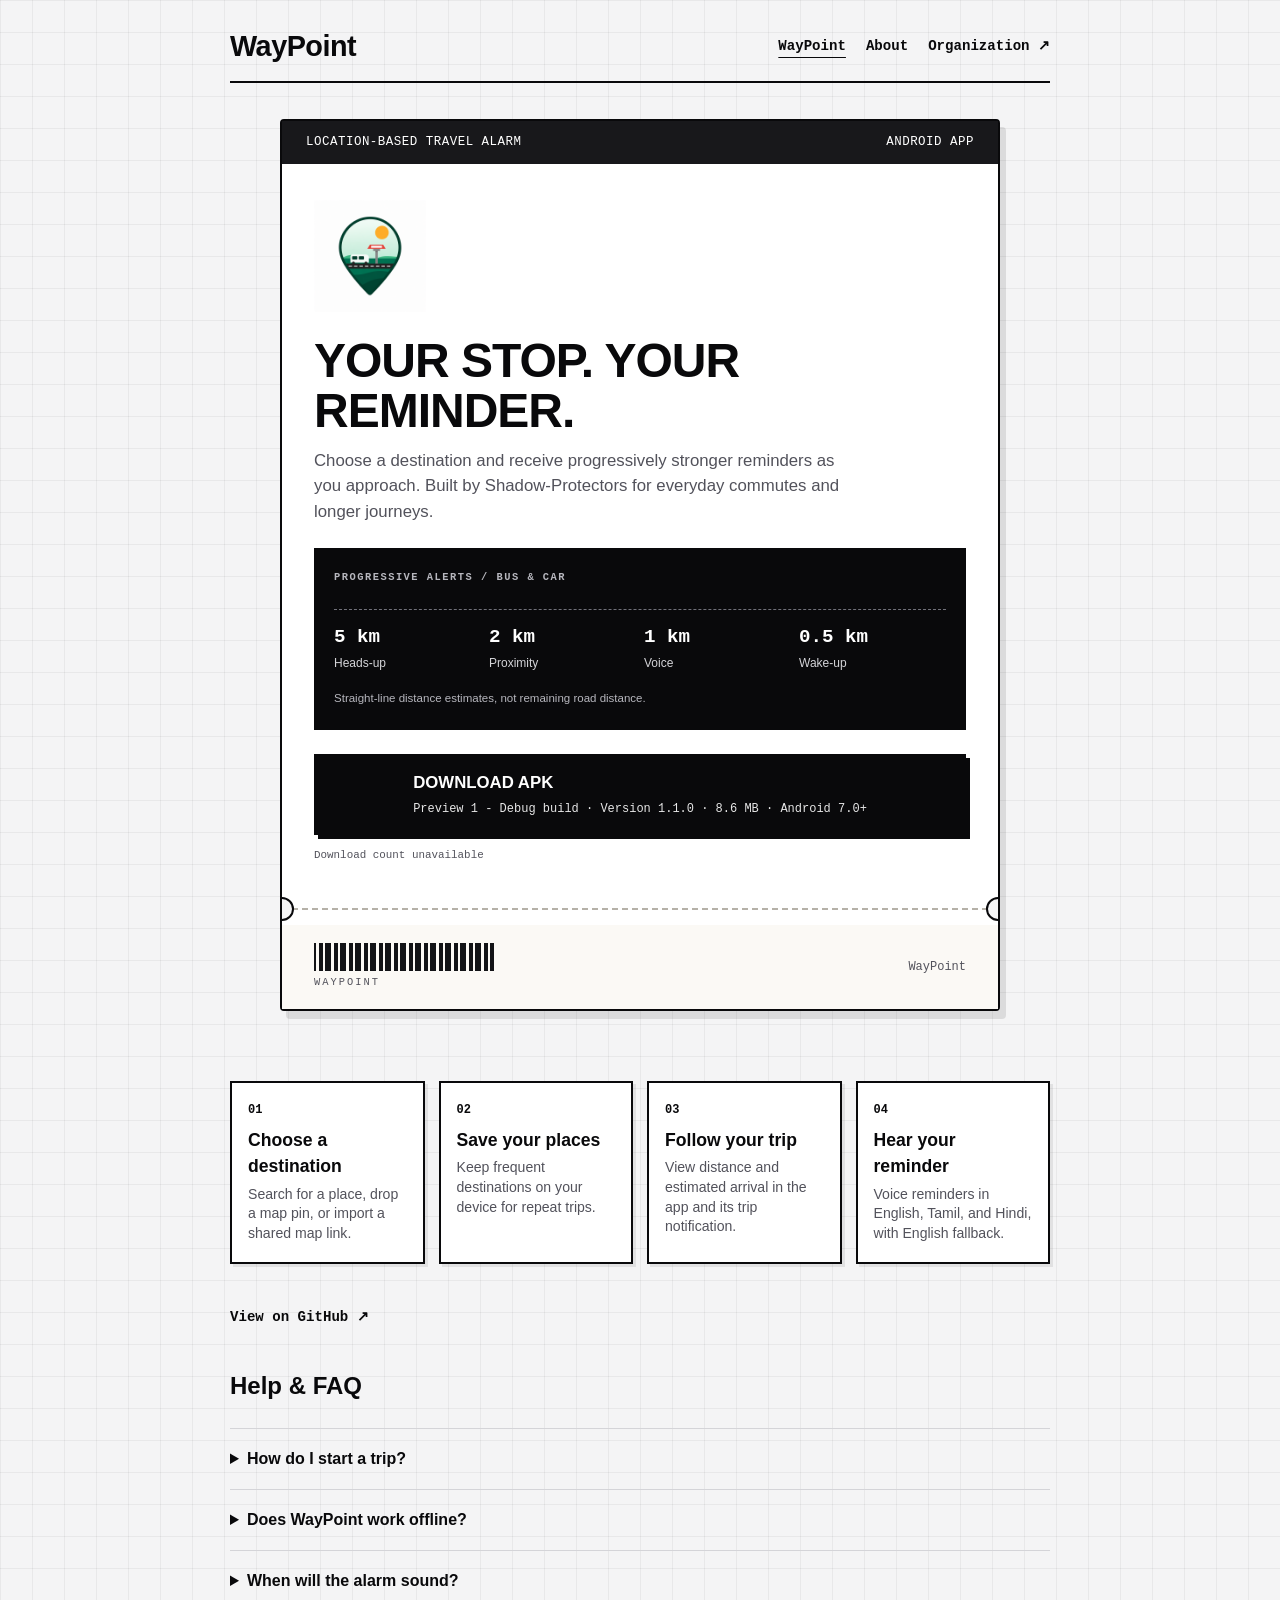
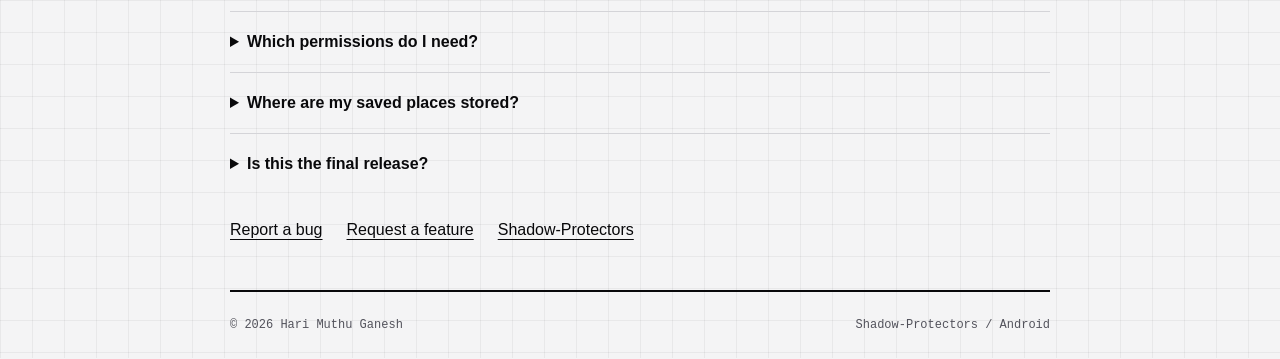
<file: index.html>
<!doctype html>
<html lang="en">

<head>
    <meta charset="utf-8">
    <meta name="viewport" content="width=device-width, initial-scale=1">
    <meta name="description"
        content="Spend less time watching the map. WayPoint brings progressive destination reminders to Android journeys.">
    <title>WayPoint &dash Destination travel alarm</title>
    <link rel="icon" href="assets/waypoint/logo.png">
    <meta property="og:title" content="WayPoint - Your stop. Your reminder.">
    <meta property="og:description" content="Progressive destination reminders for Android journeys.">
    <meta property="og:type" content="website">
    <meta property="og:url" content="https://shadow-protectors.github.io/">
    <meta property="og:image" content="https://shadow-protectors.github.io/assets/waypoint/logo.png">
    <link rel="canonical" href="https://shadow-protectors.github.io/">
    <link rel="stylesheet" href="page/style.css">
    <script src="page/projects.js" defer></script>
    <script src="page/portfolio.js" defer></script>
</head>

<body><a class="skip-link" href="#main">Skip to content</a>
    <div class="page-frame">
        <header class="masthead"><a class="brand-title brand-home" href="index.html"
                aria-label="WayPoint home">WayPoint</a>
            <nav class="masthead-nav" aria-label="Main navigation"><a href="index.html" class="nav-text-link"
                    aria-current="page">WayPoint</a><a href="about.html" class="nav-text-link">About</a><a
                    class="nav-text-link organization-link" hidden>Organization &nearr;</a></nav>
        </header>
        <main id="main" class="project-detail">
            <div id="project-content" data-project="waypoint"></div>
            <noscript>
                <section class="portfolio-intro"><img src="assets/waypoint/logo.png" width="96" height="96"
                        alt="WayPoint logo">
                    <h1>WayPoint</h1>
                    <p>Choose your destination. Get reminders as you approach.</p>
                    <p>Android 7.0 and later. Current download: debug preview.</p><a
                        href="https://github.com/Shadow-Protectors/Shadow-Protectors.github.io/releases/download/waypoint-v1.1.0-preview.1/WayPoint-v1.1.0-debug.apk">Download
                        debug preview</a>
                </section>
            </noscript>
        </main>
        <footer class="footer"><span>&copy; 2026 Hari Muthu Ganesh</span><span>Shadow-Protectors / Android</span>
        </footer>
    </div>
</body>

</html>
</file>
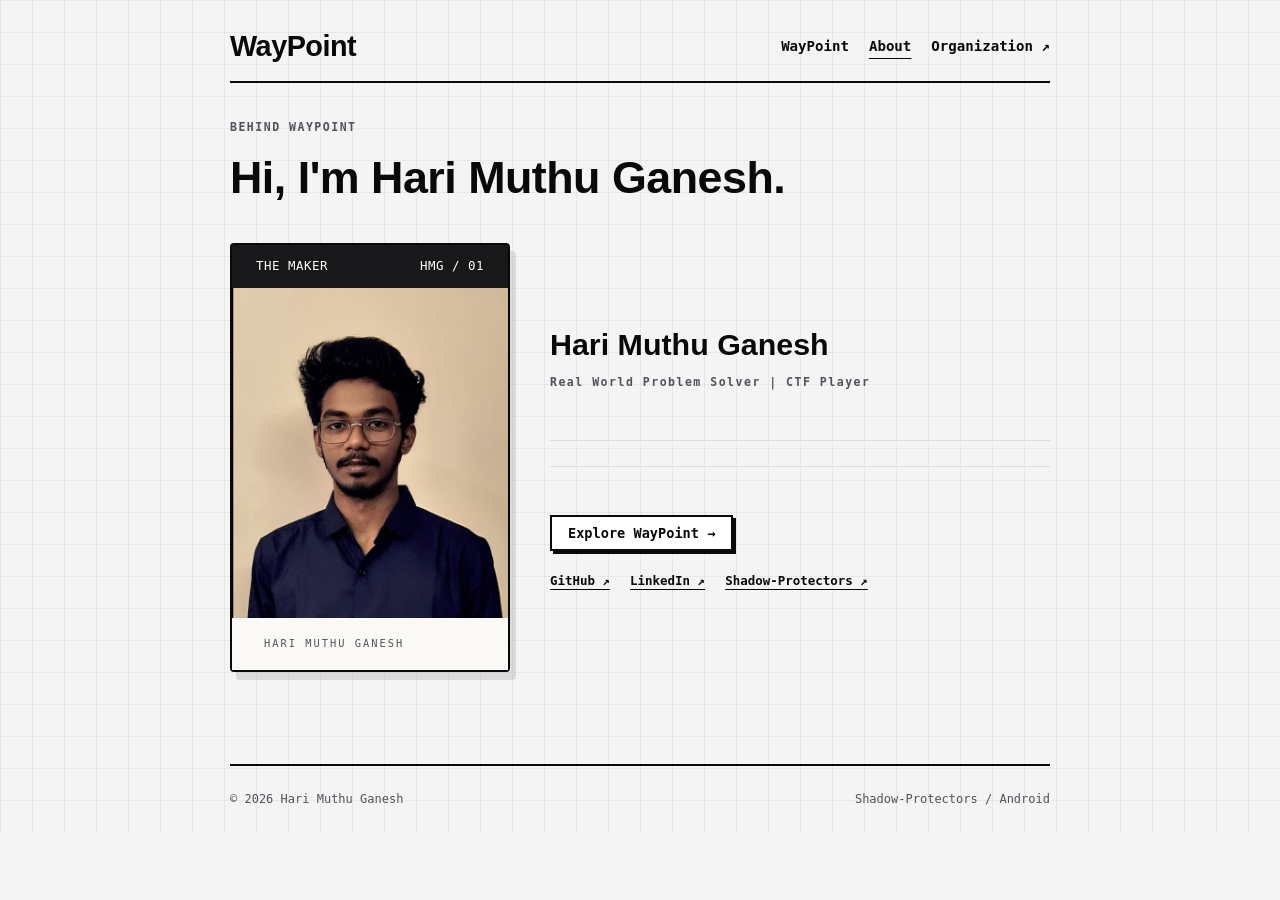
<file: about.html>
<!doctype html>
<html lang="en">

<head>
    <meta charset="utf-8">
    <meta name="viewport" content="width=device-width, initial-scale=1">
    <meta name="description" content="Projects and Android apps by Hari Muthu Ganesh.">
    <title>About | HMG</title>
    <link rel="stylesheet" href="page/style.css">
    <script src="page/projects.js" defer></script>
    <script src="page/portfolio.js" defer></script>
</head>

<body><a class="skip-link" href="#main">Skip to content</a>
    <div class="page-frame">
        <header class="masthead"><a class="brand-title brand-home" href="index.html" aria-label="WayPoint home">WayPoint</a>
            <nav class="masthead-nav" aria-label="Main navigation"><a href="index.html"
                    class="nav-text-link">WayPoint</a><a href="about.html" class="nav-text-link"
                    aria-current="page">About</a><a class="nav-text-link organization-link" hidden>Organization
                    &nearr;</a></nav>
        </header>
        <main id="main" class="about-page">
            <p class="eyebrow">BEHIND WAYPOINT</p>
            <h1 id="profile-greeting" class="about-main-title">Hi, I'm Hari Muthu Ganesh.</h1>
            <section class="profile-layout">
                <div class="ticket profile-ticket">
                    <div class="ticket-head"><span>THE MAKER</span><span>HMG / 01</span></div><img class="profile-photo"
                        src="assets/devs/hari.jpeg" alt="Hari Muthu Ganesh">
                    <div class="ticket-stub"><span class="barcode-number">HARI MUTHU GANESH</span></div>
                </div>
                <div class="profile-copy">
                    <h2 id="profile-name">Hari Muthu Ganesh</h2>
                    <p id="profile-role" class="eyebrow">Real World Problem Solver | CTF Player</p>
                    <p id="profile-bio" class="bio-space"></p><a href="index.html" class="nav-download-btn">Explore WayPoint &rarr;</a>
                    <div class="profile-socials"><a class="personal-github-link" hidden>GitHub &nearr;</a><a
                            class="linkedin-link" hidden>LinkedIn &nearr;</a><a class="organization-link"
                            hidden>Shadow-Protectors &nearr;</a></div>
                </div>
            </section>
        </main>
        <footer class="footer"><span>&copy; 2026 Hari Muthu Ganesh</span><span>Shadow-Protectors / Android</span>
        </footer>
    </div>
</body>

</html>
</file>
<file: page/style.css>
/* ==========================================================================
   THE TICKET & KIOSK DESIGN SYSTEM
   Concise, Clean, Industrial Editorial
   ========================================================================== */

:root {
    /* Tactile Paper & System Colors (Monochrome Gray & White) */
    --paper-bg: #f4f4f5;
    --paper-card: #ffffff;
    --paper-border: #d4d4d8;
    
    --ink-black: #09090b;
    --ink-dim: #52525b;
    --ink-faint: #71717a;
    
    --kiosk-orange: #09090b;
    --kiosk-orange-soft: #e4e4e7;
    --kiosk-accent: #18181b;
    
    --grid-line: rgba(0, 0, 0, 0.05);
    
    /* Typography */
    --font-display: 'Space Grotesk', -apple-system, sans-serif;
    --font-mono: 'Space Mono', monospace;
    --font-sans: 'Work Sans', sans-serif;
}

/* ==========================================================================
   RESET & FOUNDATIONS
   ========================================================================== */
*, *::before, *::after {
    margin: 0;
    padding: 0;
    box-sizing: border-box;
}

html {
    background-color: var(--paper-bg);
    scroll-behavior: smooth;
}

body {
    background-color: var(--paper-bg);
    color: var(--ink-black);
    font-family: var(--font-sans);
    line-height: 1.5;
    -webkit-font-smoothing: antialiased;
    background-image: 
        linear-gradient(to right, var(--grid-line) 1px, transparent 1px),
        linear-gradient(to bottom, var(--grid-line) 1px, transparent 1px);
    background-size: 32px 32px;
}

.page-frame {
    max-width: 860px;
    margin: 0 auto;
    padding: 0 20px;
}

/* ==========================================================================
   MASTHEAD / NAVIGATION
   ========================================================================== */
.masthead {
    display: flex;
    justify-content: space-between;
    align-items: center;
    padding: 32px 0 20px;
    border-bottom: 2px solid var(--ink-black);
}

.brand-title {
    font-family: var(--font-display);
    font-size: 1.8rem;
    font-weight: 700;
    letter-spacing: -0.5px;
    line-height: 1;
}

.brand-title span {
    color: var(--kiosk-orange);
}

.masthead-nav {
    display: flex;
    align-items: center;
    gap: 20px;
}

.nav-text-link {
    font-family: var(--font-mono);
    font-size: 0.88rem;
    font-weight: 700;
    text-decoration: none;
    color: var(--ink-black);
    transition: color 0.15s ease;
}

.nav-text-link:hover {
    color: var(--kiosk-orange);
}

.nav-download-btn {
    font-family: var(--font-mono);
    font-size: 0.85rem;
    font-weight: 700;
    text-decoration: none;
    color: var(--ink-black);
    border: 2px solid var(--ink-black);
    padding: 8px 16px;
    background: #ffffff;
    box-shadow: 3px 3px 0px var(--ink-black);
    transition: all 0.15s ease;
}

.nav-download-btn:hover {
    transform: translate(-2px, -2px);
    box-shadow: 5px 5px 0px var(--ink-black);
    background: var(--kiosk-orange-soft);
}

.nav-download-btn:active {
    transform: translate(2px, 2px);
    box-shadow: 1px 1px 0px var(--ink-black);
}

/* ==========================================================================
   TICKET HERO SECTION
   ========================================================================== */
.ticket-hero-section {
    padding: 36px 0 40px;
}

.ticket-container {
    max-width: 720px;
    margin: 0 auto;
}

.ticket {
    background: var(--paper-card);
    border: 2px solid var(--ink-black);
    box-shadow: 6px 8px 0px rgba(0, 0, 0, 0.1);
    position: relative;
    border-radius: 4px;
}

.ticket-head {
    background: var(--kiosk-accent);
    color: #ffffff;
    padding: 12px 24px;
    display: flex;
    justify-content: space-between;
    align-items: center;
    font-family: var(--font-mono);
    font-size: 0.78rem;
    letter-spacing: 0.5px;
}

.kiosk-stamp {
    color: var(--kiosk-orange);
    font-weight: 700;
}

.ticket-body {
    padding: 36px 32px 28px;
}

.ticket-title {
    font-family: var(--font-display);
    font-size: clamp(2rem, 4.5vw, 3rem);
    font-weight: 700;
    letter-spacing: -1px;
    line-height: 1.05;
    margin-bottom: 12px;
}

.ticket-desc {
    font-size: 1.05rem;
    color: var(--ink-dim);
    line-height: 1.5;
    max-width: 540px;
    margin-bottom: 24px;
}

/* ==========================================================================
   OTP KIOSK DISPLAY & SLIDE ANIMATIONS
   ========================================================================== */
.otp-kiosk-display {
    background: #09090b;
    border: 2px solid #27272a;
    border-radius: 6px;
    padding: 18px 20px;
    margin-bottom: 24px;
}

.kiosk-screen-header {
    display: flex;
    justify-content: space-between;
    font-family: var(--font-mono);
    font-size: 0.72rem;
    color: #a1a1aa;
    margin-bottom: 12px;
}

.screen-indicator {
    color: #ffffff;
    font-weight: 700;
    transition: opacity 0.2s ease;
}

.screen-indicator.pulse {
    opacity: 0.2;
}

.otp-digits {
    display: flex;
    gap: 10px;
    justify-content: center;
}

.otp-digits span {
    font-family: var(--font-mono);
    font-size: 1.8rem;
    font-weight: 700;
    color: #ffffff;
    background: #18181b;
    border: 1px solid #27272a;
    border-radius: 4px;
    width: 44px;
    height: 52px;
    display: flex;
    align-items: center;
    justify-content: center;
    overflow: hidden;
    position: relative;
    box-shadow: 0 4px 12px rgba(0, 0, 0, 0.2);
}

.digit-slide {
    display: inline-block;
    transition: transform 0.18s cubic-bezier(0.16, 1, 0.3, 1), opacity 0.14s ease;
    will-change: transform, opacity;
}

.digit-slide.slide-out {
    transform: translateY(-24px);
    opacity: 0;
}

.digit-slide.slide-in-prep {
    transform: translateY(24px);
    opacity: 0;
    transition: none;
}

.digit-slide.slide-in-active {
    transform: translateY(0);
    opacity: 1;
}

/* ==========================================================================
   PRIMARY ACTION BUTTON
   ========================================================================== */
.ticket-actions {
    display: flex;
}

.ticket-btn-primary {
    width: 100%;
    background: var(--kiosk-orange);
    color: #ffffff;
    text-decoration: none;
    border: 2px solid var(--ink-black);
    padding: 14px 20px;
    display: flex;
    align-items: center;
    justify-content: center;
    gap: 14px;
    box-shadow: 4px 4px 0px var(--ink-black);
    transition: all 0.12s ease;
}

.ticket-btn-primary:hover {
    transform: translate(-2px, -2px);
    box-shadow: 6px 6px 0px var(--ink-black);
    background: #27272a;
}

.ticket-btn-primary:active {
    transform: translate(2px, 2px);
    box-shadow: 1px 1px 0px var(--ink-black);
}

.btn-icon {
    font-size: 1.6rem;
}

.btn-text strong {
    display: block;
    font-family: var(--font-display);
    font-size: 1.05rem;
    font-weight: 700;
}

.btn-text small {
    font-family: var(--font-mono);
    font-size: 0.75rem;
    opacity: 0.9;
}

/* ==========================================================================
   PERFORATION DIVIDER & STUB
   ========================================================================== */
.perforation-divider {
    position: relative;
    height: 32px;
    display: flex;
    align-items: center;
    overflow: hidden;
}

.perf-line {
    width: 100%;
    border-bottom: 2px dashed #b5b1a8;
}

.notch {
    position: absolute;
    width: 24px;
    height: 24px;
    background: var(--paper-bg);
    border: 2px solid var(--ink-black);
    border-radius: 50%;
    z-index: 10;
}

.left-notch { left: -12px; }
.right-notch { right: -12px; }

.ticket-stub {
    padding: 18px 32px;
    display: flex;
    justify-content: space-between;
    align-items: center;
    background: #fbf9f5;
    flex-wrap: wrap;
    gap: 12px;
}

.barcode {
    display: flex;
    flex-direction: column;
    gap: 4px;
}

.bars {
    height: 28px;
    width: 180px;
    background: repeating-linear-gradient(
        90deg,
        #121316 0px,
        #121316 2px,
        transparent 2px,
        transparent 5px,
        #121316 5px,
        #121316 9px,
        transparent 9px,
        transparent 11px,
        #121316 11px,
        #121316 15px
    );
}

.barcode-number {
    font-family: var(--font-mono);
    font-size: 0.65rem;
    letter-spacing: 2px;
    color: var(--ink-dim);
}

.stub-meta {
    font-family: var(--font-mono);
    font-size: 0.75rem;
    color: var(--ink-dim);
    display: flex;
    flex-direction: column;
    gap: 2px;
    text-align: right;
}

/* ==========================================================================
   WORKFLOW PIPELINE GRID (HOME PAGE)
   ========================================================================== */
.workflow-section {
    padding: 30px 0 40px;
}

.pipeline-grid {
    display: grid;
    grid-template-columns: repeat(auto-fit, minmax(170px, 1fr));
    gap: 14px;
}

.pipe-card {
    background: #ffffff;
    border: 2px solid var(--ink-black);
    padding: 18px 16px;
    box-shadow: 3px 3px 0px rgba(0, 0, 0, 0.08);
}

.highlight-card {
    background: var(--kiosk-orange-soft);
    border-color: var(--kiosk-orange);
}

.pipe-index {
    font-family: var(--font-mono);
    font-size: 0.75rem;
    font-weight: 700;
    color: var(--kiosk-orange);
    margin-bottom: 8px;
}

.pipe-card h4 {
    font-family: var(--font-display);
    font-size: 1.1rem;
    font-weight: 700;
    margin-bottom: 4px;
}

.pipe-card p {
    font-size: 0.88rem;
    color: var(--ink-dim);
    line-height: 1.4;
}

/* ==========================================================================
   CONTACT & SUPPORT QUERY FORM
   ========================================================================== */
.contact-section {
    padding: 0 0 50px;
}

.contact-card {
    background: #ffffff;
    border: 2px solid var(--ink-black);
    padding: 28px 30px;
    box-shadow: 4px 4px 0px rgba(0, 0, 0, 0.08);
}

.contact-header {
    display: flex;
    justify-content: space-between;
    align-items: flex-start;
    flex-wrap: wrap;
    gap: 16px;
    margin-bottom: 22px;
    padding-bottom: 16px;
    border-bottom: 1.5px dashed var(--paper-border);
}

.contact-tag {
    font-family: var(--font-mono);
    font-size: 0.72rem;
    font-weight: 700;
    color: var(--kiosk-orange);
    letter-spacing: 1px;
    display: block;
    margin-bottom: 4px;
}

.contact-title {
    font-family: var(--font-display);
    font-size: clamp(1.3rem, 2.5vw, 1.6rem);
    font-weight: 700;
    margin: 2px 0 6px;
    color: var(--ink-black);
}

.contact-subtitle {
    font-size: 0.88rem;
    color: var(--ink-dim);
    margin: 0;
    line-height: 1.45;
}

.contact-direct-hint {
    background: var(--paper-bg);
    border: 1px solid var(--ink-black);
    padding: 8px 14px;
    display: flex;
    flex-direction: column;
    gap: 2px;
    box-shadow: 2px 2px 0px var(--ink-black);
}

.contact-direct-hint span {
    font-family: var(--font-mono);
    font-size: 0.65rem;
    color: var(--ink-dim);
    text-transform: uppercase;
    letter-spacing: 0.5px;
}

.contact-direct-hint strong {
    font-family: var(--font-mono);
    font-size: 0.78rem;
    color: var(--kiosk-orange);
}

.support-form {
    display: flex;
    flex-direction: column;
    gap: 16px;
}

.form-row {
    display: grid;
    grid-template-columns: 1fr 1fr;
    gap: 16px;
}

.form-group {
    display: flex;
    flex-direction: column;
    gap: 6px;
}

.form-group label {
    font-family: var(--font-mono);
    font-size: 0.72rem;
    font-weight: 700;
    color: var(--ink-black);
    letter-spacing: 0.5px;
}

.form-group label .required {
    color: var(--kiosk-orange);
}

.form-group input,
.form-group textarea {
    width: 100%;
    background: var(--paper-bg);
    border: 1.5px solid var(--paper-border);
    padding: 11px 14px;
    font-family: var(--font-sans);
    font-size: 0.9rem;
    color: var(--ink-black);
    border-radius: 0;
    outline: none;
    transition: all 0.15s ease;
    box-sizing: border-box;
}

.form-group textarea {
    resize: vertical;
    min-height: 95px;
    line-height: 1.5;
}

.form-group input:focus,
.form-group textarea:focus {
    border-color: var(--ink-black);
    background: #ffffff;
    box-shadow: 2px 2px 0px var(--ink-black);
}

.form-footer {
    display: flex;
    align-items: center;
    justify-content: space-between;
    flex-wrap: wrap;
    gap: 14px;
    margin-top: 4px;
}

.query-submit-btn {
    font-family: var(--font-mono);
    font-size: 0.85rem;
    font-weight: 700;
    background: var(--kiosk-orange);
    color: #ffffff;
    border: 2px solid var(--ink-black);
    padding: 12px 26px;
    cursor: pointer;
    display: inline-flex;
    align-items: center;
    gap: 10px;
    box-shadow: 3px 3px 0px var(--ink-black);
    transition: all 0.12s ease;
}

.query-submit-btn:hover {
    transform: translate(-1px, -1px);
    box-shadow: 4px 4px 0px var(--ink-black);
    background: #27272a;
}

.query-submit-btn:active {
    transform: translate(2px, 2px);
    box-shadow: 1px 1px 0px var(--ink-black);
}

.query-submit-btn:disabled {
    opacity: 0.6;
    cursor: not-allowed;
    transform: none;
    box-shadow: 2px 2px 0px var(--ink-black);
}

.form-note {
    font-family: var(--font-mono);
    font-size: 0.72rem;
    color: var(--ink-dim);
}

.query-status-banner {
    padding: 14px 18px;
    font-family: var(--font-mono);
    font-size: 0.82rem;
    line-height: 1.5;
    border: 2px solid var(--ink-black);
    margin-top: 8px;
    display: flex;
    align-items: flex-start;
    gap: 10px;
    animation: fadeIn 0.2s ease-in;
}

.query-status-banner.success {
    background: #ecfdf5;
    border-color: #059669;
    color: #065f46;
}

.query-status-banner.error {
    background: #fff1f2;
    border-color: #e11d48;
    color: #9f1239;
}

.query-status-banner.loading {
    background: var(--kiosk-orange-soft);
    border-color: var(--kiosk-orange);
    color: var(--kiosk-orange);
}

@keyframes fadeIn {
    from { opacity: 0; transform: translateY(4px); }
    to { opacity: 1; transform: translateY(0); }
}

/* ==========================================================================
   ABOUT PAGE & DEVELOPERS GRID (10 CARDS)
   ========================================================================== */
.about-page {
    padding: 36px 0 60px;
}

.about-spec-section {
    margin-bottom: 48px;
    padding-bottom: 36px;
    border-bottom: 2px dashed var(--paper-border);
}

.about-main-title {
    font-family: var(--font-display);
    font-size: clamp(2rem, 4.5vw, 2.8rem);
    font-weight: 700;
    letter-spacing: -0.5px;
    margin: 8px 0 12px;
}

.about-lead {
    font-size: 1.1rem;
    color: var(--ink-dim);
    max-width: 680px;
    line-height: 1.6;
    margin-bottom: 28px;
}

.about-grid {
    display: grid;
    grid-template-columns: repeat(auto-fit, minmax(220px, 1fr));
    gap: 16px;
}

.about-card {
    background: #ffffff;
    border: 2px solid var(--ink-black);
    padding: 20px 18px;
    box-shadow: 3px 3px 0px rgba(0, 0, 0, 0.08);
}

.card-mono-idx {
    font-family: var(--font-mono);
    font-size: 0.72rem;
    font-weight: 700;
    color: var(--kiosk-orange);
    display: block;
    margin-bottom: 8px;
}

.about-card h4 {
    font-family: var(--font-display);
    font-size: 1.15rem;
    font-weight: 700;
    margin-bottom: 6px;
}

.about-card p {
    font-size: 0.9rem;
    color: var(--ink-dim);
    line-height: 1.5;
}

.team-heading {
    font-family: var(--font-display);
    font-size: 1.8rem;
    font-weight: 700;
    margin: 6px 0 24px;
}

.team-grid {
    display: grid;
    grid-template-columns: repeat(auto-fit, minmax(260px, 1fr));
    gap: 18px;
}

.dev-card {
    background: #ffffff;
    border: 2px solid var(--ink-black);
    box-shadow: 3px 4px 0px rgba(0, 0, 0, 0.1);
    display: flex;
    flex-direction: column;
    transition: transform 0.15s ease, box-shadow 0.15s ease;
}

.dev-card:hover {
    transform: translateY(-3px);
    box-shadow: 5px 6px 0px var(--ink-black);
}

.dev-card-head {
    background: var(--kiosk-accent);
    color: #ffffff;
    padding: 10px 16px;
    display: flex;
    justify-content: space-between;
    align-items: center;
    font-family: var(--font-mono);
    font-size: 0.72rem;
}

.dev-avatar-wrap {
    width: 100%;
    padding: 28px 0 16px;
    display: flex;
    align-items: center;
    justify-content: center;
    background: transparent;
}

.dev-photo {
    width: 135px;
    height: 135px;
    border-radius: 50%;
    object-fit: cover;
    object-position: center 20%;
    aspect-ratio: 1 / 1;
    display: block;
    border: 3.5px solid var(--ink-black);
    box-shadow: 0 0 0 4px rgba(0, 0, 0, 0.12), 5px 5px 0px var(--ink-black);
    background: #0f172a;
    transition: transform 0.2s ease, box-shadow 0.2s ease;
}

.dev-card:hover .dev-photo {
    width: 135px;
    height: 135px;
    border-radius: 50%;
    object-fit: cover;
    object-position: center 20%;
    aspect-ratio: 1 / 1;
    display: block;
    border: 3.5px solid var(--ink-black);
    box-shadow: 0 0 0 4px rgba(0, 0, 0, 0.12), 5px 5px 0px var(--ink-black);
    background: #0f172a;
    transition: transform 0.2s ease, box-shadow 0.2s ease;
}

.dev-badge {
    color: var(--kiosk-orange);
    font-weight: 700;
}

.dev-id {
    color: var(--ink-faint);
}

.dev-body {
    padding: 12px 20px 22px;
    text-align: center;
    display: flex;
    flex-direction: column;
    flex-grow: 1;
}

.dev-name {
    font-family: var(--font-display);
    font-size: 1.35rem;
    font-weight: 700;
    margin-bottom: 2px;
}

.dev-role {
    font-family: var(--font-mono);
    font-size: 0.78rem;
    font-weight: 700;
    color: var(--kiosk-orange);
    margin-bottom: 10px;
    display: block;
}

.dev-bio {
    font-size: 0.9rem;
    color: var(--ink-dim);
    line-height: 1.5;
    margin-bottom: 20px;
    flex-grow: 1;
}

.dev-links {
    display: flex; justify-content: center;
    gap: 10px;
    flex-wrap: wrap;
}

.dev-link-btn {
    font-family: var(--font-mono);
    font-size: 0.78rem;
    font-weight: 700;
    text-decoration: none;
    color: var(--ink-black);
    border: 1px solid var(--ink-black);
    padding: 6px 14px;
    background: var(--paper-bg);
    box-shadow: 2px 2px 0px var(--ink-black);
    transition: all 0.12s ease;
}

.dev-link-btn:hover {
    background: var(--kiosk-orange-soft);
    transform: translate(-1px, -1px);
    box-shadow: 3px 3px 0px var(--ink-black);
}

/* ==========================================================================
   FOOTER
   ========================================================================== */
.footer {
    border-top: 2px solid var(--ink-black);
    padding: 24px 0;
    font-family: var(--font-mono);
    font-size: 0.75rem;
    color: var(--ink-dim);
    display: flex;
    justify-content: space-between;
    flex-wrap: wrap;
    gap: 8px;
}

/* ==========================================================================
   MOBILE RESPONSIVENESS
   ========================================================================== */
@media (max-width: 600px) {
    .ticket-body { padding: 24px 18px; }
    .ticket-stub { padding: 16px 18px; }
    .otp-digits span { width: 34px; height: 44px; font-size: 1.4rem; }
    .stub-meta { text-align: left; }
    .form-row { grid-template-columns: 1fr; }
    .form-footer { flex-direction: column; align-items: stretch; }
    .query-submit-btn { justify-content: center; width: 100%; }
    .contact-card { padding: 20px 16px; }
}

/* Portfolio: the original ticket visual language, shared by all pages. */
[hidden]{display:none!important}
.brand-home{color:var(--ink-black);text-decoration:none}.brand-dot{margin-left:3px}
:focus-visible{outline:3px solid #2859b8;outline-offset:5px}
.skip-link{position:absolute;top:-60px;left:16px;background:white;padding:12px;z-index:50}.skip-link:focus{top:12px}
.nav-text-link[aria-current=page]{text-decoration:underline;text-underline-offset:7px}
.portfolio-intro{padding:62px 0 46px}.eyebrow{font-family:var(--font-mono);font-size:.72rem;letter-spacing:1.5px;color:var(--ink-dim);font-weight:700}
.portfolio-intro h1{font-family:var(--font-display);font-size:clamp(2.7rem,7vw,4.7rem);line-height:1.03;letter-spacing:-2.5px;margin:20px 0}.intro-copy{color:var(--ink-dim);font-size:1.08rem}
.collection-heading{display:flex;justify-content:space-between;align-items:center;border-top:1px solid var(--paper-border);padding:20px 0}.collection-heading h2{font-size:1rem;font-weight:600}
.project-grid{display:grid;grid-template-columns:repeat(2,minmax(0,1fr));gap:24px}.project-card{color:inherit;text-decoration:none;display:flex;flex-direction:column;transition:transform .18s,box-shadow .18s}.project-card:hover{transform:translateY(-4px);box-shadow:6px 12px 0 #0002}.project-card .ticket-head{padding:12px 20px}.project-card .ticket-body{padding:28px 24px 8px;flex:1}.project-card h3{font-family:var(--font-display);font-size:2rem;letter-spacing:-1px;margin:12px 0}.card-description{color:var(--ink-dim);font-size:.95rem;min-height:76px}.project-card .ticket-stub{padding:18px 24px;gap:16px}.project-card .bars{width:110px;height:23px}.card-open{font-family:var(--font-mono);font-size:.72rem;font-weight:700}.blank-lines{min-height:76px;background:repeating-linear-gradient(to bottom,transparent 0,transparent 25px,#ddd 25px,#ddd 26px);max-width:100%}
.maker-note{display:flex;align-items:center;justify-content:space-between;gap:20px;margin:52px 0;padding:22px 0;border-top:1px dashed var(--paper-border)}.maker-note a{color:inherit;text-decoration:none;font-size:.9rem}
.back-link{display:inline-block;margin-top:28px;color:var(--ink-dim);text-decoration:none;font-family:var(--font-mono);font-size:.78rem}.project-detail .ticket-head{text-transform:uppercase;gap:12px}.ticket-btn-primary:disabled{background:#e4e4e7;color:#52525b;box-shadow:none;cursor:not-allowed;transform:none;font:700 .9rem var(--font-mono);min-height:60px}.empty-preview{min-height:160px;border:1px dashed var(--paper-border);margin:24px 0;background:var(--paper-bg)}.pipeline-grid h2{font-size:1.1rem;font-family:var(--font-display);margin-bottom:5px}.repository-row{margin-bottom:40px}
.profile-layout{display:grid;grid-template-columns:280px 1fr;gap:40px;align-items:center;margin:32px 0}.profile-photo{display:block;width:100%;height:330px;object-fit:cover;object-position:center 20%}.profile-copy h2{font-family:var(--font-display);font-size:1.9rem;line-height:1.15;margin-bottom:12px}.bio-space{margin:24px 0 30px;color:var(--ink-dim);white-space:pre-line}.profile-github{display:block;margin-top:24px;color:inherit;font-size:.85rem}.kiosk-stamp{color:white}
@media(max-width:600px){.project-grid{grid-template-columns:1fr}.portfolio-intro{padding:42px 0 32px}.portfolio-intro h1{letter-spacing:-1.5px}.masthead-nav{gap:14px}.nav-text-link{font-size:.75rem}.profile-layout{grid-template-columns:1fr;gap:28px}.profile-ticket{max-width:320px}.maker-note{align-items:flex-start;flex-direction:column;gap:10px}.ticket-head{padding:12px 16px;font-size:.65rem}.otp-digits{gap:6px}.otp-kiosk-display{padding:16px 10px}.profile-copy h2{font-size:1.6rem}}
@media(prefers-reduced-motion:reduce){html{scroll-behavior:auto}*,*::before,*::after{transition:none!important;animation:none!important}}

.profile-socials{display:flex;flex-wrap:wrap;gap:14px 20px;margin-top:28px}.profile-socials a{color:var(--ink-black);font:700 .78rem var(--font-mono);text-underline-offset:4px}.journey-preview{background:#09090b;color:white;padding:22px 20px;margin:24px 0}.journey-preview .eyebrow{color:#b7b7be;font-size:.65rem}.journey-stages{display:grid;grid-template-columns:repeat(4,minmax(0,1fr));list-style:none;margin:24px 0 18px;border-top:1px dashed #71717a;padding-top:16px;gap:8px}.journey-stages li{display:flex;flex-direction:column;gap:6px}.journey-stages strong{font:700 1.2rem var(--font-mono)}.journey-stages span{font-size:.75rem;color:#d4d4d8}.journey-note{font-size:.72rem;color:#b7b7be}.masthead-nav{flex-wrap:wrap;justify-content:flex-end}@media(max-width:400px){.journey-preview{padding:18px 12px}.journey-stages strong{font-size:1rem}.masthead-nav{gap:10px}.nav-text-link{font-size:.68rem}}

#hero-title{white-space:pre-line}.download-count{font:400 .68rem var(--font-mono);color:var(--ink-dim);margin-top:14px}.project-card .download-count{flex-basis:100%;margin-top:0}

/* Product identity uses the supplied artwork within the existing ticket layout. */
:root { --space-brand: 24px; --logo-size: 64px; --logo-hero-size: 112px; }
.project-logo { display: block; width: var(--logo-size); height: var(--logo-size); object-fit: contain; margin-bottom: var(--space-brand); }
.project-logo-hero { width: var(--logo-hero-size); height: var(--logo-hero-size); }
.project-help { margin-bottom: 48px; }
.project-help h2 { font-family: var(--font-display); margin-bottom: var(--space-brand); }
.project-help details { border-top: 1px solid var(--paper-border); padding: 18px 0; }
.project-help summary { cursor: pointer; font-weight: 600; }
.project-help details p { margin-top: 12px; color: var(--ink-dim); max-width: 68ch; }
.support-links { display: flex; flex-wrap: wrap; gap: var(--space-brand); margin-top: var(--space-brand); }
.support-links a { color: var(--ink-black); text-underline-offset: 4px; }
.support-links a:hover { text-decoration-thickness: 2px; }

/* Keep the async counter from shifting the download section. */
.project-detail .download-count { min-height: 1.5em; white-space: nowrap; overflow: hidden; text-overflow: ellipsis; }

@media (max-width: 600px) { .masthead { flex-wrap: wrap; gap: 16px; } }
</file>
